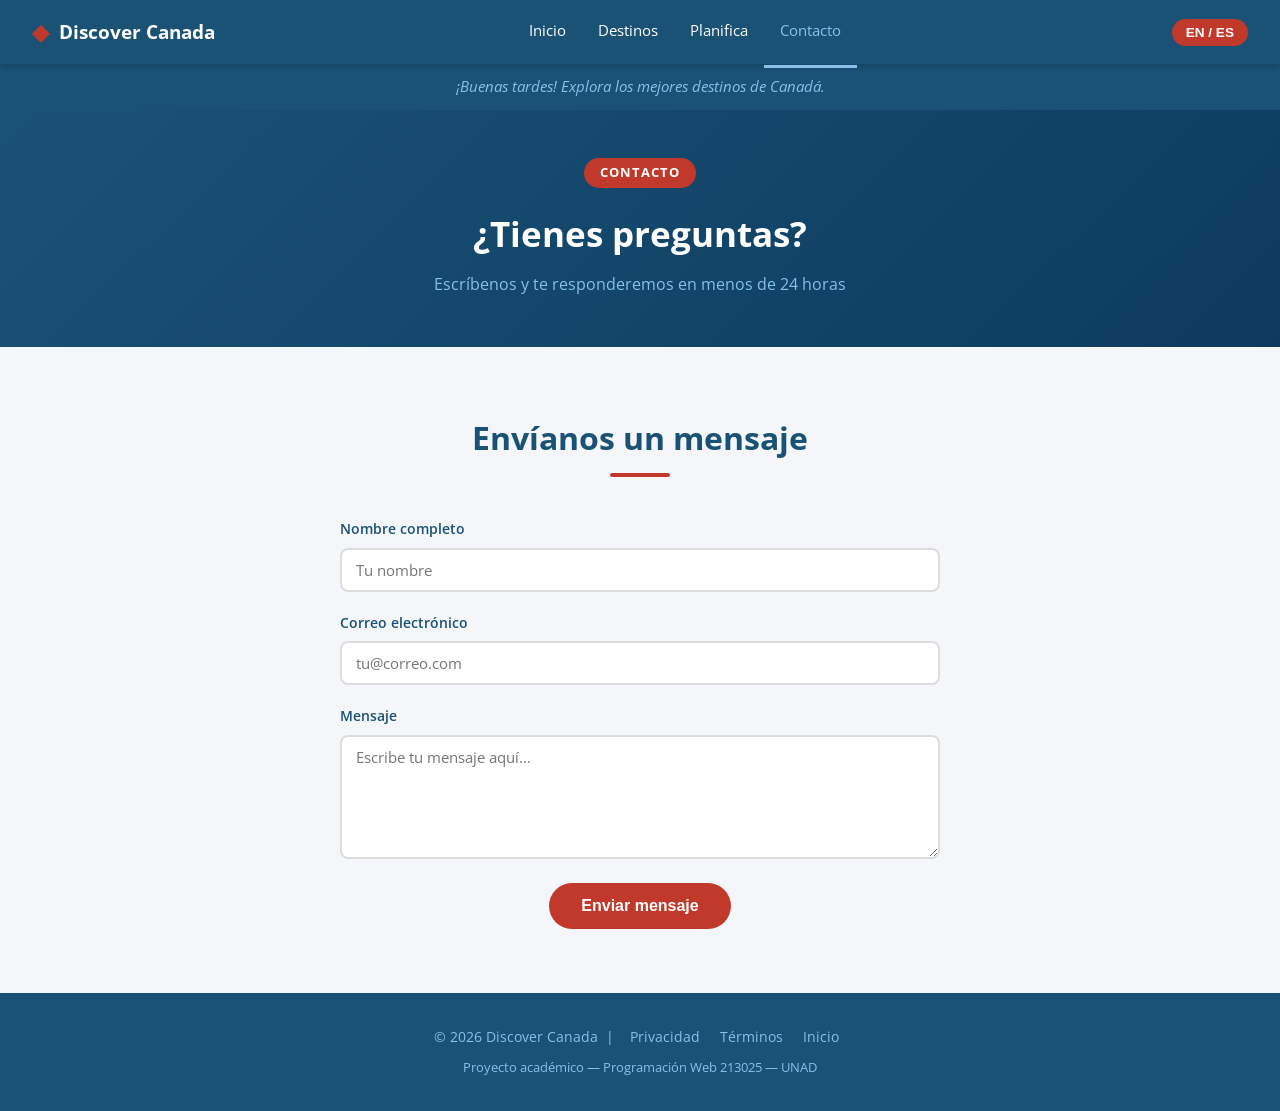
<file: pages/contacto.html>
<!DOCTYPE html>
<html lang="es">
<head>
  <meta charset="UTF-8"/><meta name="viewport" content="width=device-width, initial-scale=1.0"/>
  <meta name="description" content="Contacta al equipo de Discover Canada."/>
  <meta name="author" content="Juan Camilo Trujillo Candela"/>
  <meta name="theme-color" content="#1A5276"/>
  <title>Discover Canada | Contacto</title>
  <link rel="stylesheet" href="../css/styles.css"/>
  <link href="https://fonts.googleapis.com/css2?family=Open+Sans:wght@300;400;600;700&display=swap" rel="stylesheet"/>
</head>
<body>
  <a href="#main-content" class="skip-link">Saltar al contenido principal</a>
  <header role="banner">
    <nav class="navbar" aria-label="Navegación principal">
      <a href="../index.html" class="navbar__logo" aria-label="Discover Canada - Ir al inicio">
        <span class="maple" aria-hidden="true">&#9670;</span> Discover Canada
      </a>
      <button class="navbar__toggle" aria-label="Abrir menú" aria-expanded="false" aria-controls="nav-links">
        <span aria-hidden="true">☰</span>
      </button>
      <ul class="navbar__links" id="nav-links" role="list">
        <li><a href="../index.html" data-i18n="nav-inicio">Inicio</a></li>
        <li class="has-submenu">
          <a href="destinos.html" aria-haspopup="true" aria-expanded="false" data-i18n="nav-destinos">Destinos</a>
          <ul class="submenu" role="menu" aria-hidden="true">
            <li role="menuitem"><a href="destinos.html#banff"     data-i18n="sub-rocosas">🏔️ Montañas Rocosas</a></li>
            <li role="menuitem"><a href="destinos.html#niagaras"  data-i18n="sub-niagaras">🌊 Cataratas del Niágara</a></li>
            <li role="menuitem"><a href="destinos.html#vancouver" data-i18n="sub-vancouver">🌲 Vancouver</a></li>
            <li role="menuitem"><a href="destinos.html#yukon"     data-i18n="sub-yukon">🌌 Yukon</a></li>
          </ul>
        </li>
        <li><a href="planifica.html" data-i18n="nav-planifica">Planifica</a></li>
        <li><a href="contacto.html" class="active" aria-current="page" data-i18n="nav-contacto">Contacto</a></li>
      </ul>
      <button class="lang-btn" id="lang-toggle" aria-label="Cambiar idioma a inglés">EN / ES</button>
    </nav>
  </header>
  <main id="main-content">
    <div class="bienvenida" role="status" aria-live="polite"><p id="mensaje-bienvenida"></p></div>
    <div class="page-header">
      <span class="page-header__badge" data-i18n="ph-badge-contacto">Contacto</span>
      <h1 class="page-header__title"   data-i18n="ph-title-contacto">¿Tienes preguntas?</h1>
      <p  class="page-header__sub"     data-i18n="ph-sub-contacto">Escríbenos y te responderemos en menos de 24 horas</p>
    </div>
    <section class="form-section" aria-labelledby="contacto-title">
      <h2 class="section-title" id="contacto-title" data-i18n="contacto-title">Envíanos un mensaje</h2>
      <div class="section-divider" aria-hidden="true"></div>
      <div id="form-success" class="form-success" role="alert" aria-live="polite" hidden>✅ ¡Mensaje enviado! Te responderemos pronto.</div>
      <form id="contacto-form" action="#" method="post" novalidate aria-label="Formulario de contacto" style="max-width:600px;margin:0 auto;">
        <div class="form-group" style="margin-bottom:1.2rem;">
          <label for="nombre" data-i18n="label-nombre">Nombre completo</label>
          <input type="text" id="nombre" name="nombre" data-i18n="ph-nombre" placeholder="Tu nombre" required aria-required="true" autocomplete="name"/>
        </div>
        <div class="form-group" style="margin-bottom:1.2rem;">
          <label for="email" data-i18n="label-email">Correo electrónico</label>
          <input type="email" id="email" name="email" data-i18n="ph-email" placeholder="tu@correo.com" required aria-required="true" autocomplete="email"/>
        </div>
        <div class="form-group" style="margin-bottom:1.5rem;">
          <label for="mensaje" data-i18n="label-mensaje">Mensaje</label>
          <textarea id="mensaje" name="mensaje" rows="5" class="form-textarea" data-i18n="ph-mensaje" placeholder="Escribe tu mensaje aquí..." required aria-required="true"></textarea>
        </div>
        <div class="form-submit">
          <button type="submit" class="btn-primary" data-i18n="btn-enviar">Enviar mensaje</button>
        </div>
      </form>
    </section>
  </main>
  <footer role="contentinfo">
    <p>© 2026 Discover Canada &nbsp;|&nbsp;
      <a href="#" data-i18n="footer-privacidad">Privacidad</a>
      <a href="#" data-i18n="footer-terminos">Términos</a>
      <a href="../index.html" data-i18n="footer-inicio">Inicio</a>
    </p>
    <p style="margin-top:8px;font-size:0.8rem;">Proyecto académico — Programación Web 213025 — UNAD</p>
  </footer>
  <script src="../js/main.js"></script>
</body>
</html>
</file>
<file: css/styles.css>
/* =============================================
   Discover Canada - Estilos Fase 4
   Programación Web 213025 - UNAD
   Juan Camilo Trujillo Candela
   ============================================= */

:root {
  --rojo-canada:    #C0392B;
  --blanco:         #FFFFFF;
  --azul-profundo:  #1A5276;
  --verde-bosque:   #1E8449;
  --naranja-otonal: #E67E22;
  --gris-roca:      #7F8C8D;
  --azul-glaciar:   #85C1E9;
  --amarillo-pradera:#F4D03F;
  --fondo-claro:    #F4F6F9;
  --texto-principal:#1A1A2E;
  --texto-secundario:#555555;
}

* { margin: 0; padding: 0; box-sizing: border-box; }
html { scroll-behavior: smooth; }

body {
  font-family: 'Open Sans', Helvetica, Arial, sans-serif;
  font-size: 16px;
  color: var(--texto-principal);
  background-color: var(--blanco);
  line-height: 1.7;
}

img { max-width: 100%; height: auto; display: block; }
a { text-decoration: none; color: inherit; }
ul { list-style: none; }

/* Clase utilitaria para accesibilidad */
.sr-only {
  position: absolute; width: 1px; height: 1px;
  padding: 0; margin: -1px; overflow: hidden;
  clip: rect(0,0,0,0); white-space: nowrap; border: 0;
}

/* --- Skip link --- */
.skip-link {
  position: absolute; top: -40px; left: 0;
  background: var(--rojo-canada); color: white;
  padding: 8px 16px; z-index: 9999; font-size: 14px;
  border-radius: 0 0 6px 0; transition: top 0.3s;
}
.skip-link:focus { top: 0; }

/* =============================================
   NAVEGACIÓN CON MENÚ DESPLEGABLE
   ============================================= */
.navbar {
  background-color: var(--azul-profundo);
  padding: 0 2rem;
  display: flex;
  align-items: center;
  justify-content: space-between;
  height: 64px;
  position: sticky;
  top: 0;
  z-index: 1000;
  box-shadow: 0 2px 8px rgba(0,0,0,0.2);
}

.navbar__logo {
  display: flex; align-items: center; gap: 10px;
  color: var(--blanco); font-size: 1.2rem; font-weight: 700;
}
.navbar__logo .maple { color: var(--rojo-canada); font-size: 1.4rem; }

.navbar__links {
  display: flex; gap: 0; align-items: center;
}

.navbar__links > li {
  position: relative;
}

.navbar__links > li > a {
  color: var(--blanco); font-size: 0.95rem;
  padding: 22px 16px;
  display: block;
  border-bottom: 3px solid transparent;
  transition: border-color 0.2s, color 0.2s;
}

.navbar__links > li > a:hover,
.navbar__links > li > a.active {
  border-color: var(--azul-glaciar);
  color: var(--azul-glaciar);
}

.navbar__links a:focus {
  outline: 2px solid var(--amarillo-pradera);
  outline-offset: 4px;
  border-radius: 2px;
}

/* --- Submenú desplegable --- */
.submenu {
  display: none;
  position: absolute;
  top: 100%;
  left: 0;
  background: var(--blanco);
  min-width: 200px;
  border-radius: 0 0 8px 8px;
  box-shadow: 0 8px 24px rgba(0,0,0,0.15);
  z-index: 100;
  border-top: 3px solid var(--rojo-canada);
  animation: fadeDown 0.2s ease;
}

@keyframes fadeDown {
  from { opacity: 0; transform: translateY(-8px); }
  to   { opacity: 1; transform: translateY(0); }
}

.submenu li a {
  display: block;
  padding: 10px 16px;
  color: var(--texto-principal);
  font-size: 0.9rem;
  transition: background 0.15s, color 0.15s;
  border-bottom: 1px solid #f0f0f0;
}

.submenu li:last-child a { border-bottom: none; }

.submenu li a:hover {
  background: var(--fondo-claro);
  color: var(--azul-profundo);
  padding-left: 22px;
}

/* Botón hamburguesa */
.navbar__toggle {
  display: none;
  background: transparent;
  border: 2px solid var(--blanco);
  color: var(--blanco);
  border-radius: 6px;
  padding: 4px 10px;
  font-size: 1.2rem;
  cursor: pointer;
  transition: background 0.2s;
}
.navbar__toggle:focus {
  outline: 2px solid var(--amarillo-pradera);
  outline-offset: 3px;
}
.navbar__toggle:hover { background: rgba(255,255,255,0.15); }

.lang-btn {
  background: var(--rojo-canada); color: var(--blanco);
  border: none; padding: 6px 14px; border-radius: 20px;
  font-size: 0.85rem; font-weight: 600; cursor: pointer;
  transition: background 0.2s; margin-left: 1rem;
}
.lang-btn:hover { background: #a93226; }
.lang-btn:focus {
  outline: 2px solid var(--amarillo-pradera);
  outline-offset: 3px;
}

/* =============================================
   MENSAJE DE BIENVENIDA PERSONALIZADO
   ============================================= */
.bienvenida {
  background: var(--azul-profundo);
  text-align: center;
  padding: 10px 2rem;
}

.bienvenida p {
  color: var(--azul-glaciar);
  font-size: 0.95rem;
  font-style: italic;
  transition: opacity 0.4s;
}

/* =============================================
   SLIDER DE IMÁGENES
   ============================================= */
.slider-section { position: relative; }

.slider {
  position: relative;
  width: 100%;
  height: 480px;
  overflow: hidden;
}

.slide {
  position: absolute;
  top: 0; left: 0;
  width: 100%; height: 100%;
  display: flex;
  align-items: center;
  justify-content: center;
  opacity: 0;
  transition: opacity 0.7s ease;
  pointer-events: none;
}

.slide.active {
  opacity: 1;
  pointer-events: auto;
}

/* Fondos de cada slide */
.slide--rocosas  { background: linear-gradient(135deg, #2C3E50 0%, #3498DB 50%, #1A5276 100%); }
.slide--niagaras { background: linear-gradient(135deg, #1A5276 0%, #48C9B0 50%, #117A65 100%); }
.slide--vancouver{ background: linear-gradient(135deg, #1E8449 0%, #27AE60 50%, #2E86C1 100%); }
.slide--yukon    { background: linear-gradient(135deg, #1a0533 0%, #6C3483 50%, #1A5276 100%); }

/* Emoji decorativo en el fondo del slide */
.slide::before {
  content: attr(aria-label);
  position: absolute;
  font-size: 8rem;
  opacity: 0.08;
  pointer-events: none;
}

.slide--rocosas::after  { content: '🏔️'; position: absolute; font-size: 6rem; opacity: 0.15; right: 10%; top: 50%; transform: translateY(-50%); }
.slide--niagaras::after { content: '🌊'; position: absolute; font-size: 6rem; opacity: 0.15; right: 10%; top: 50%; transform: translateY(-50%); }
.slide--vancouver::after{ content: '🌲'; position: absolute; font-size: 6rem; opacity: 0.15; right: 10%; top: 50%; transform: translateY(-50%); }
.slide--yukon::after    { content: '🌌'; position: absolute; font-size: 6rem; opacity: 0.15; right: 10%; top: 50%; transform: translateY(-50%); }

.slide__content {
  text-align: center;
  color: var(--blanco);
  padding: 2rem;
  max-width: 600px;
  position: relative;
  z-index: 1;
}

.slide__title {
  font-size: 2.8rem;
  font-weight: 700;
  margin-bottom: 0.5rem;
  text-shadow: 0 2px 8px rgba(0,0,0,0.3);
}

.slide__sub {
  font-size: 1.1rem;
  margin-bottom: 1.5rem;
  color: rgba(255,255,255,0.85);
}

/* Botones prev / next */
.slider-btn {
  position: absolute;
  top: 50%;
  transform: translateY(-50%);
  background: rgba(255,255,255,0.2);
  color: var(--blanco);
  border: 2px solid rgba(255,255,255,0.5);
  width: 44px; height: 44px;
  border-radius: 50%;
  font-size: 1.1rem;
  cursor: pointer;
  z-index: 10;
  transition: background 0.2s;
  backdrop-filter: blur(4px);
}
.slider-btn:hover { background: rgba(255,255,255,0.35); }
.slider-btn:focus {
  outline: 2px solid var(--amarillo-pradera);
  outline-offset: 3px;
}
.slider-btn--prev { left: 1rem; }
.slider-btn--next { right: 1rem; }

/* Indicadores (puntos) */
.slider-indicators {
  position: absolute;
  bottom: 1rem;
  left: 50%;
  transform: translateX(-50%);
  display: flex;
  gap: 8px;
  z-index: 10;
}

.slider-indicator {
  width: 10px; height: 10px;
  border-radius: 50%;
  background: rgba(255,255,255,0.4);
  border: 2px solid rgba(255,255,255,0.6);
  cursor: pointer;
  transition: background 0.2s, transform 0.2s;
  padding: 0;
}
.slider-indicator.active {
  background: var(--blanco);
  transform: scale(1.3);
}
.slider-indicator:focus {
  outline: 2px solid var(--amarillo-pradera);
  outline-offset: 3px;
}

/* =============================================
   HERO (se mantiene en subpáginas)
   ============================================= */
.hero {
  background: linear-gradient(135deg, var(--azul-profundo) 0%, #0d3b5e 60%, #1a5c2e 100%);
  color: var(--blanco);
  text-align: center;
  padding: 6rem 2rem;
  min-height: 480px;
  display: flex; align-items: center; justify-content: center;
}
.hero__content { max-width: 700px; }
.hero__title {
  font-size: 3rem; font-weight: 700;
  margin-bottom: 1rem; line-height: 1.2; color: var(--blanco);
}
.hero__subtitle {
  font-size: 1.2rem; margin-bottom: 2rem;
  color: var(--azul-glaciar); font-weight: 300;
}

.btn-primary {
  background-color: var(--rojo-canada);
  color: var(--blanco);
  padding: 14px 32px; border-radius: 30px;
  font-size: 1rem; font-weight: 600;
  border: none; cursor: pointer;
  display: inline-block;
  transition: background 0.2s, transform 0.1s;
}
.btn-primary:hover { background-color: #a93226; transform: translateY(-2px); }
.btn-primary:focus { outline: 3px solid var(--amarillo-pradera); outline-offset: 4px; }

/* =============================================
   SECCIONES GENERALES
   ============================================= */
section { padding: 4rem 2rem; }

.section-title {
  font-size: 2rem; font-weight: 700;
  color: var(--azul-profundo); margin-bottom: 0.5rem; text-align: center;
}
.section-divider {
  width: 60px; height: 4px;
  background: var(--rojo-canada);
  margin: 0 auto 2.5rem; border-radius: 2px;
}

/* =============================================
   CARDS
   ============================================= */
.destinos-section { background-color: var(--fondo-claro); }

.cards-grid {
  display: grid;
  grid-template-columns: repeat(auto-fit, minmax(280px, 1fr));
  gap: 2rem; max-width: 1100px; margin: 0 auto;
}

.card {
  background: var(--blanco); border-radius: 12px;
  overflow: hidden; box-shadow: 0 4px 16px rgba(0,0,0,0.1);
  transition: transform 0.2s, box-shadow 0.2s;
}
.card:hover { transform: translateY(-6px); box-shadow: 0 8px 24px rgba(0,0,0,0.15); }
.card:focus-within { outline: 3px solid var(--azul-profundo); outline-offset: 2px; }

.card__img {
  width: 100%; height: 200px;
  display: flex; align-items: center; justify-content: center;
  font-size: 3rem;
}
.card__img--rocosas  { background: linear-gradient(135deg, #5D6D7E, #85C1E9); }
.card__img--niagaras { background: linear-gradient(135deg, #1A5276, #AED6F1); }
.card__img--vancouver{ background: linear-gradient(135deg, #1E8449, #A9DFBF); }

.card__body { padding: 1.5rem; }
.card__title { font-size: 1.2rem; font-weight: 700; color: var(--azul-profundo); margin-bottom: 0.5rem; }
.card__subtitle { font-size: 0.9rem; color: var(--gris-roca); margin-bottom: 1rem; }
.card__tag {
  display: inline-block; background: var(--azul-glaciar);
  color: var(--azul-profundo); font-size: 0.8rem; font-weight: 600;
  padding: 4px 12px; border-radius: 20px;
}

/* =============================================
   MAPA
   ============================================= */
.mapa-section { background: var(--blanco); text-align: center; }
.mapa-placeholder {
  background: var(--fondo-claro); border: 2px dashed var(--azul-glaciar);
  border-radius: 12px; height: 300px; max-width: 900px; margin: 0 auto;
  display: flex; flex-direction: column;
  align-items: center; justify-content: center; gap: 0.8rem;
  font-size: 1.1rem; color: var(--gris-roca);
}
.mapa-placeholder span { font-size: 3rem; }

/* =============================================
   INFO CARDS
   ============================================= */
.info-section { background: var(--fondo-claro); }
.info-grid {
  display: grid; grid-template-columns: repeat(auto-fit, minmax(300px, 1fr));
  gap: 2rem; max-width: 900px; margin: 0 auto;
}
.info-card {
  background: var(--blanco); border-radius: 12px; padding: 2rem;
  border-left: 5px solid var(--verde-bosque);
  box-shadow: 0 2px 10px rgba(0,0,0,0.07);
}
.info-card__title { font-size: 1.1rem; font-weight: 700; color: var(--azul-profundo); margin-bottom: 0.8rem; }
.info-card p { font-size: 0.95rem; color: var(--texto-secundario); }

/* =============================================
   FILTROS (destinos)
   ============================================= */
.filtros {
  display: flex; gap: 1rem; flex-wrap: wrap;
  justify-content: center; margin-bottom: 2.5rem;
}
.filtro-btn {
  background: var(--blanco); border: 2px solid var(--azul-profundo);
  color: var(--azul-profundo); padding: 8px 20px; border-radius: 25px;
  font-size: 0.9rem; font-weight: 600; cursor: pointer; transition: all 0.2s;
}
.filtro-btn:hover, .filtro-btn.active { background: var(--azul-profundo); color: var(--blanco); }
.filtro-btn:focus { outline: 3px solid var(--amarillo-pradera); outline-offset: 3px; }

/* =============================================
   TABLA
   ============================================= */
.tabla-section { background: var(--blanco); max-width: 1000px; margin: 0 auto; overflow-x: auto; }
.tabla-destinos { width: 100%; border-collapse: collapse; font-size: 0.95rem; }
.tabla-destinos caption { font-size: 1rem; font-weight: 700; color: var(--azul-profundo); margin-bottom: 1rem; text-align: left; }
.tabla-destinos th { background-color: var(--azul-profundo); color: var(--blanco); padding: 12px 16px; text-align: left; font-weight: 600; }
.tabla-destinos td { padding: 12px 16px; border-bottom: 1px solid #e0e0e0; color: var(--texto-secundario); }
.tabla-destinos tr:hover td { background-color: var(--fondo-claro); }
.tabla-destinos tr:nth-child(even) td { background-color: #f9f9f9; }
.tabla-destinos tr[hidden] { display: none; }

/* =============================================
   GALERÍA
   ============================================= */
.galeria-grid {
  display: grid; grid-template-columns: repeat(auto-fit, minmax(220px, 1fr));
  gap: 1rem; max-width: 1000px; margin: 0 auto;
}
.galeria-item {
  height: 180px; border-radius: 10px; overflow: hidden;
  display: flex; align-items: center; justify-content: center;
  font-size: 2.5rem; transition: transform 0.2s;
}
.galeria-item:hover { transform: scale(1.03); }
.galeria-item--montana  { background: linear-gradient(135deg, #5D6D7E, #85C1E9); }
.galeria-item--niagaras { background: linear-gradient(135deg, #1A5276, #AED6F1); }
.galeria-item--bosque   { background: linear-gradient(135deg, #1E8449, #A9DFBF); }
.galeria-item--aurora   { background: linear-gradient(135deg, #1a0533, #8E44AD); }
.galeria-item--lago     { background: linear-gradient(135deg, #1A5276, #48C9B0); }
.galeria-item--pradera  { background: linear-gradient(135deg, #7D6608, #F4D03F); }

/* =============================================
   FORMULARIOS
   ============================================= */
.form-section { background: var(--fondo-claro); }
.form-grid {
  display: grid; grid-template-columns: repeat(auto-fit, minmax(280px, 1fr));
  gap: 1.5rem; max-width: 800px; margin: 0 auto 2rem;
}
.form-group { display: flex; flex-direction: column; gap: 6px; }
.form-group label { font-size: 0.9rem; font-weight: 600; color: var(--azul-profundo); }
.form-group input, .form-group select {
  padding: 10px 14px; border: 2px solid #ddd; border-radius: 8px;
  font-size: 0.95rem; font-family: inherit; transition: border-color 0.2s; background: var(--blanco);
}
.form-group input:focus, .form-group select:focus {
  outline: none; border-color: var(--azul-profundo);
  box-shadow: 0 0 0 3px rgba(26,82,118,0.15);
}
.form-textarea {
  padding: 10px 14px; border: 2px solid #ddd; border-radius: 8px;
  font-family: inherit; font-size: 0.95rem; resize: vertical; width: 100%;
  transition: border-color 0.2s; background: var(--blanco);
}
.form-textarea:focus {
  outline: none; border-color: var(--azul-profundo);
  box-shadow: 0 0 0 3px rgba(26,82,118,0.15);
}
.form-hint { font-size: 0.8rem; color: var(--gris-roca); }
.form-submit { text-align: center; }
.form-success {
  background: #d4edda; color: #155724; border: 1px solid #c3e6cb;
  border-radius: 8px; padding: 1rem 1.5rem; max-width: 600px;
  margin: 0 auto 1.5rem; font-weight: 600; text-align: center;
}

/* =============================================
   CONSEJOS
   ============================================= */
.consejos-section { background: var(--blanco); }
.consejo-card {
  background: var(--blanco); border-radius: 12px; padding: 2rem;
  border-top: 4px solid var(--verde-bosque);
  box-shadow: 0 4px 16px rgba(0,0,0,0.08); text-align: center;
}
.consejo-card__icon { font-size: 2.5rem; margin-bottom: 1rem; }
.consejo-card__title { font-size: 1.1rem; font-weight: 700; color: var(--azul-profundo); margin-bottom: 0.8rem; }
.consejo-card p { font-size: 0.9rem; color: var(--texto-secundario); }

/* =============================================
   PAGE HEADER (subpáginas)
   ============================================= */
.page-header {
  background: linear-gradient(135deg, var(--azul-profundo), #0d3b5e);
  color: var(--blanco); padding: 3rem 2rem; text-align: center;
}
.page-header__badge {
  display: inline-block; background: var(--rojo-canada);
  color: var(--blanco); font-size: 0.8rem; font-weight: 700;
  padding: 4px 16px; border-radius: 20px; margin-bottom: 1rem;
  letter-spacing: 1px; text-transform: uppercase;
}
.page-header__title { font-size: 2.2rem; font-weight: 700; margin-bottom: 0.5rem; }
.page-header__sub { font-size: 1rem; color: var(--azul-glaciar); }

/* =============================================
   FOOTER
   ============================================= */
footer {
  background: var(--azul-profundo); color: var(--blanco);
  padding: 2rem; text-align: center;
}
footer p { font-size: 0.9rem; color: var(--azul-glaciar); }
footer a { color: var(--azul-glaciar); margin: 0 8px; transition: color 0.2s; }
footer a:hover { color: var(--blanco); }
footer a:focus { outline: 2px solid var(--amarillo-pradera); outline-offset: 3px; border-radius: 2px; }

/* =============================================
   RESPONSIVE
   ============================================= */
@media (max-width: 768px) {
  .navbar { flex-wrap: wrap; height: auto; padding: 1rem; gap: 0.5rem; }
  .navbar__toggle { display: block; }
  .navbar__links {
    display: none; width: 100%; flex-direction: column;
    gap: 0; padding: 0.5rem 0;
  }
  .navbar__links.open { display: flex; }
  .navbar__links > li > a {
    padding: 10px 0;
    border-bottom: 1px solid rgba(255,255,255,0.1);
    border-top: none; border-left: none; border-right: none;
  }

  /* Submenú en móvil: siempre visible cuando el padre está abierto */
  .submenu {
    position: static; box-shadow: none;
    border-top: none; border-radius: 0;
    background: rgba(255,255,255,0.08);
    animation: none;
  }
  .submenu li a { color: rgba(255,255,255,0.8); padding: 8px 16px; border-color: rgba(255,255,255,0.1); }
  .submenu li a:hover { background: rgba(255,255,255,0.1); color: var(--blanco); }

  .slider { height: 320px; }
  .slide__title { font-size: 1.8rem; }
  .slide__sub { font-size: 0.95rem; }

  .hero__title { font-size: 2rem; }
  .hero__subtitle { font-size: 1rem; }
  .section-title { font-size: 1.6rem; }
  .page-header__title { font-size: 1.6rem; }
  section { padding: 3rem 1.5rem; }
}

@media (max-width: 480px) {
  .slider { height: 260px; }
  .slide__title { font-size: 1.4rem; }
  .hero__title { font-size: 1.6rem; }
  .cards-grid { grid-template-columns: 1fr; }
  .galeria-grid { grid-template-columns: repeat(2, 1fr); }
  .filtros { gap: 0.5rem; }
  .filtro-btn { padding: 6px 14px; font-size: 0.85rem; }
  .tabla-destinos { font-size: 0.85rem; }
  .tabla-destinos th, .tabla-destinos td { padding: 8px 10px; }
  .slider-btn { width: 36px; height: 36px; font-size: 0.9rem; }
}

/* =============================================
   IMÁGENES EN CARDS Y GALERÍA (Fase 4)
   ============================================= */

/* Card con imagen real */
.card__img {
  width: 100%;
  height: 200px;
  overflow: hidden;
  background: var(--azul-glaciar);
}

.card__img img {
  width: 100%;
  height: 100%;
  object-fit: cover;
  transition: transform 0.4s ease;
  display: block;
}

.card:hover .card__img img {
  transform: scale(1.06);
}

/* Galería con imagen real */
.galeria-item {
  height: 180px;
  border-radius: 10px;
  overflow: hidden;
  position: relative;
  cursor: pointer;
}

.galeria-item img {
  width: 100%;
  height: 100%;
  object-fit: cover;
  transition: transform 0.4s ease;
  display: block;
}

.galeria-item:hover img {
  transform: scale(1.08);
}

/* Slider con imagen real */
.slide img {
  position: absolute;
  top: 0; left: 0;
  width: 100%; height: 100%;
  object-fit: cover;
  z-index: 0;
}

.slide__overlay {
  position: absolute;
  top: 0; left: 0; right: 0; bottom: 0;
  background: linear-gradient(to bottom, rgba(0,0,0,0.15) 0%, rgba(0,0,0,0.55) 100%);
  z-index: 1;
}

.slide__content {
  position: relative;
  z-index: 2;
}

/* Consejo card con imagen */
.consejo-card .card__img {
  height: 160px;
  border-radius: 0;
}
</file>
